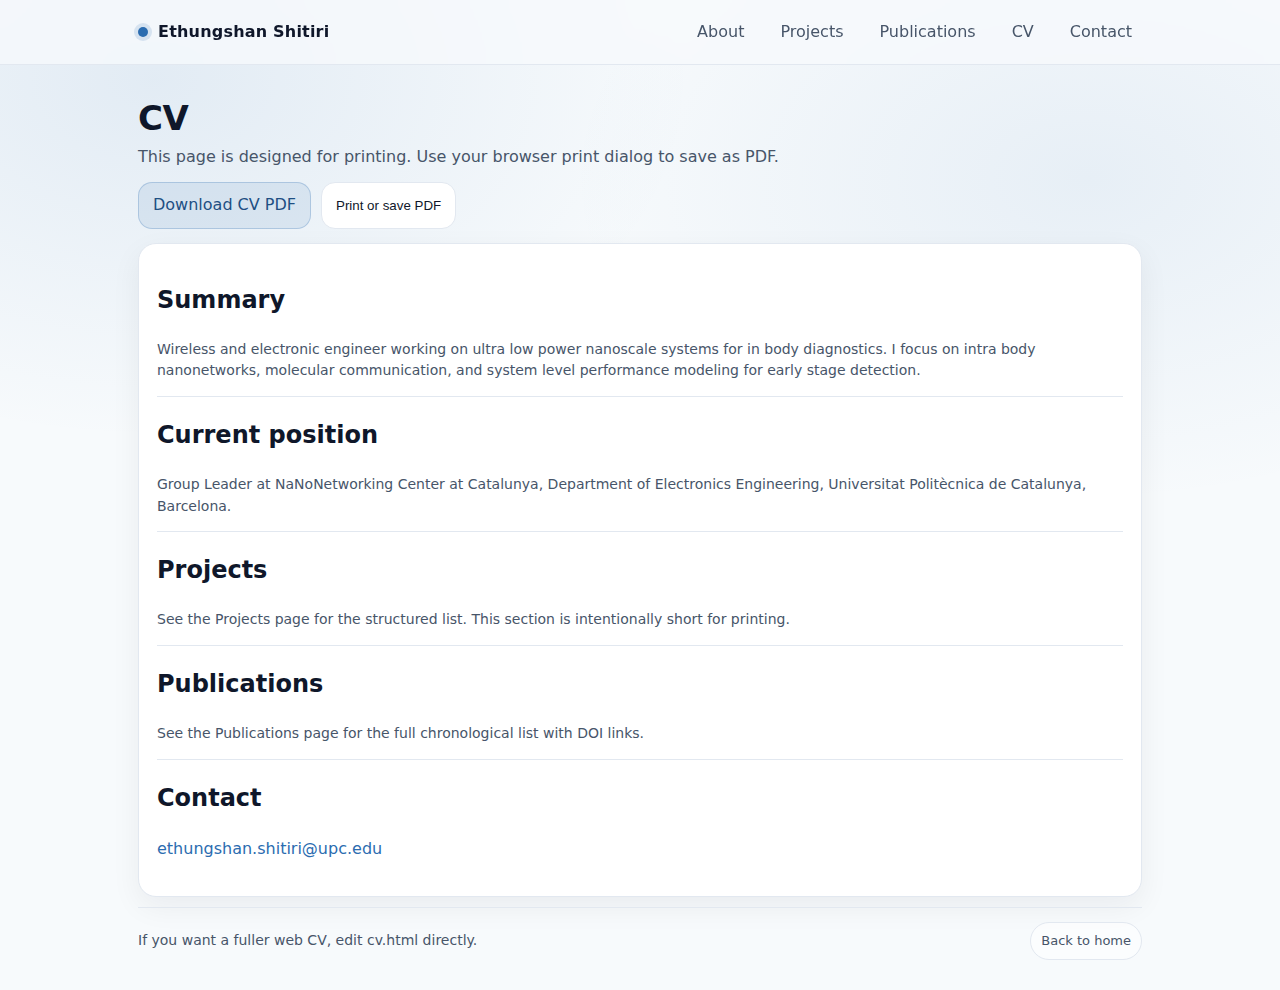
<file: cv.html>
<!doctype html>
<html lang="en">
<head>
  <meta charset="utf-8">
  <meta name="viewport" content="width=device-width, initial-scale=1">
  <title>CV | Ethungshan Shitiri</title>
  <meta name="description" content="Web CV for Ethungshan Shitiri">
  <link rel="stylesheet" href="assets/css/style.css">
  <link rel="stylesheet" href="assets/css/extra.css">
</head>
<body>
  <div class="topbar">
    <div class="container">
      <div class="nav">
        <div class="brand">
          <span class="dot" aria-hidden="true"></span>
          <span><a href="index.html" style="color:inherit; text-decoration:none">Ethungshan Shitiri</a></span>
        </div>
        <nav class="navlinks" aria-label="Primary">
          <a href="index.html#about">About</a>
          <a href="projects.html">Projects</a>
          <a href="publications.html">Publications</a>
          <a href="cv.html">CV</a>
          <a href="index.html#contact">Contact</a>
        </nav>
      </div>
    </div>
  </div>

  <main>
    <div class="container">
      <header class="pageHead">
        <h1>CV</h1>
        <p>This page is designed for printing. Use your browser print dialog to save as PDF.</p>
        <div class="printNote">
          <a class="btn primary" href="assets/files/Ethungshan_Shitiri_CV.pdf" download>Download CV PDF</a>
          <button class="btn" onclick="window.print()">Print or save PDF</button>
        </div>
      </header>

      <section class="card panel">
        <h2>Summary</h2>
        <p class="small">
          Wireless and electronic engineer working on ultra low power nanoscale systems for in body diagnostics.
          I focus on intra body nanonetworks, molecular communication, and system level performance modeling for early stage detection.
        </p>

        <hr class="sep">

        <h2>Current position</h2>
        <p class="small">
          Group Leader at NaNoNetworking Center at Catalunya, Department of Electronics Engineering, Universitat Politècnica de Catalunya, Barcelona.
        </p>

        <hr class="sep">

        <h2>Projects</h2>
        <p class="small">
          See the Projects page for the structured list. This section is intentionally short for printing.
        </p>

        <hr class="sep">

        <h2>Publications</h2>
        <p class="small">
          See the Publications page for the full chronological list with DOI links.
        </p>

        <hr class="sep">

        <h2>Contact</h2>
        <p><a data-email href="mailto:ethungshan.shitiri@upc.edu">ethungshan.shitiri@upc.edu</a></p>
      </section>

      <div class="footer" style="padding-top:10px">
        <div class="footerInner">
          <div class="small">If you want a fuller web CV, edit cv.html directly.</div>
          <div class="pill">
            <a href="index.html">Back to home</a>
          </div>
        </div>
      </div>
    </div>
  </main>

  <script src="assets/js/main.js"></script>
</body>
</html>
</file>
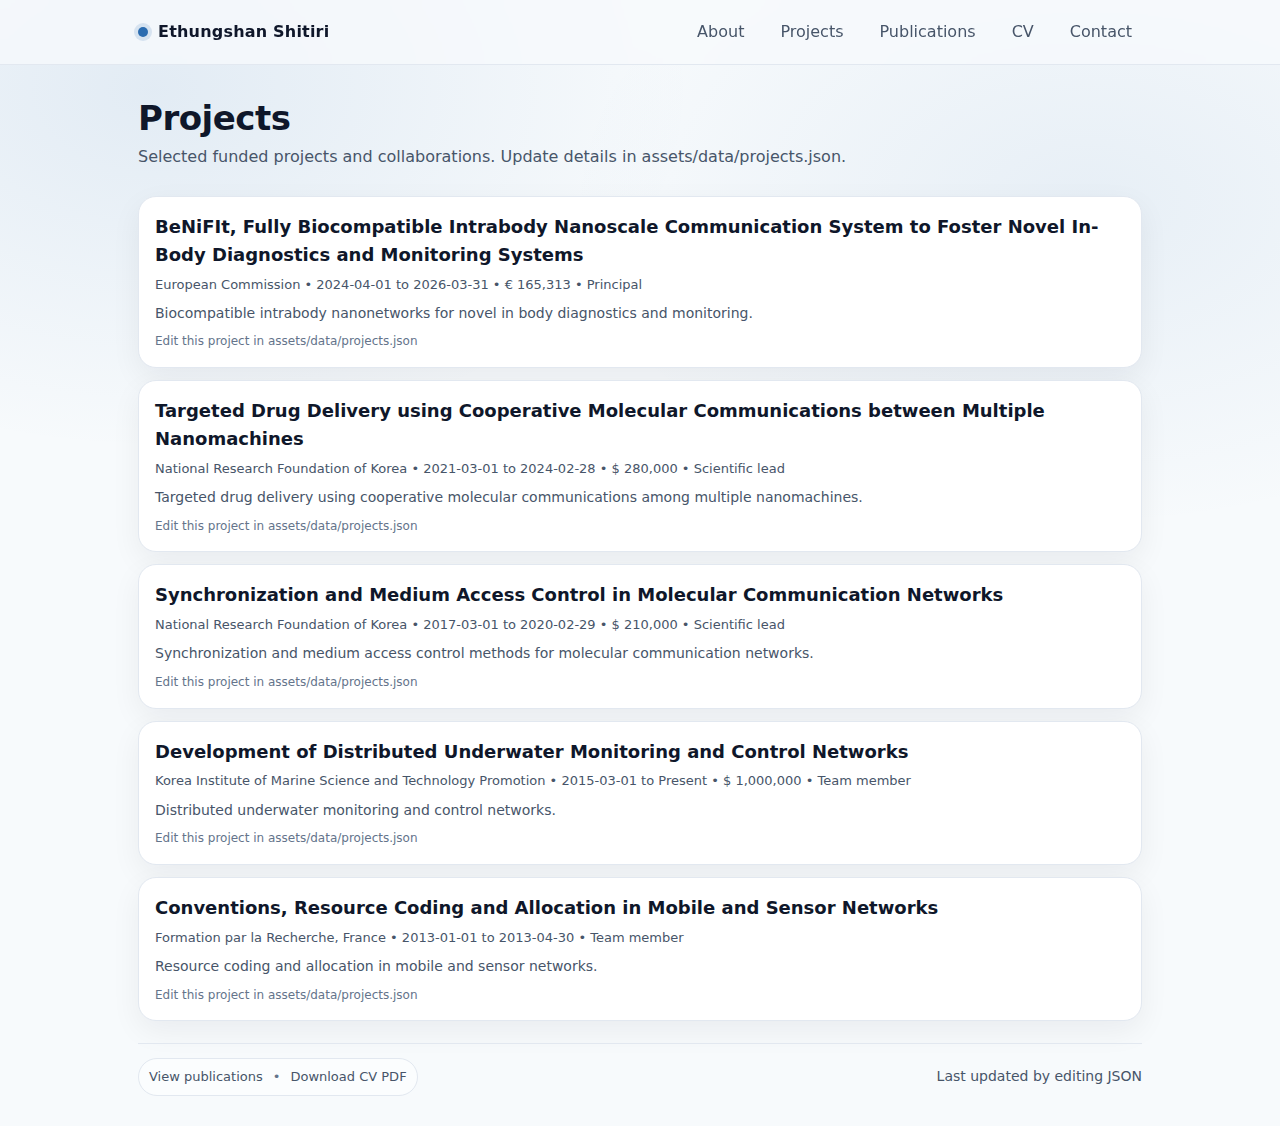
<file: projects.html>
<!doctype html>
<html lang="en">
<head>
  <meta charset="utf-8">
  <meta name="viewport" content="width=device-width, initial-scale=1">
  <title>Projects | Ethungshan Shitiri</title>
  <meta name="description" content="Projects of Ethungshan Shitiri">
  <link rel="stylesheet" href="assets/css/style.css">
  <link rel="stylesheet" href="assets/css/extra.css">
</head>
<body>
  <div class="topbar">
    <div class="container">
      <div class="nav">
        <div class="brand">
          <span class="dot" aria-hidden="true"></span>
          <span><a href="index.html" style="color:inherit; text-decoration:none">Ethungshan Shitiri</a></span>
        </div>
        <nav class="navlinks" aria-label="Primary">
          <a href="index.html#about">About</a>
          <a href="projects.html">Projects</a>
          <a href="publications.html">Publications</a>
          <a href="cv.html">CV</a>
          <a href="index.html#contact">Contact</a>
        </nav>
      </div>
    </div>
  </div>

  <main>
    <div class="container">
      <header class="pageHead">
        <h1>Projects</h1>
        <p>Selected funded projects and collaborations. Update details in assets/data/projects.json.</p>
      </header>

      <div id="projectList"></div>

      <div class="footer" style="padding-top:10px">
        <div class="footerInner">
          <div class="pill">
            <a href="publications.html">View publications</a>
            <span aria-hidden="true">•</span>
            <a href="assets/files/Ethungshan_Shitiri_CV.pdf" download>Download CV PDF</a>
          </div>
          <div class="small">Last updated by editing JSON</div>
        </div>
      </div>
    </div>
  </main>

  <script src="assets/js/main.js"></script>
  <script src="assets/js/projects.js"></script>
</body>
</html>
</file>
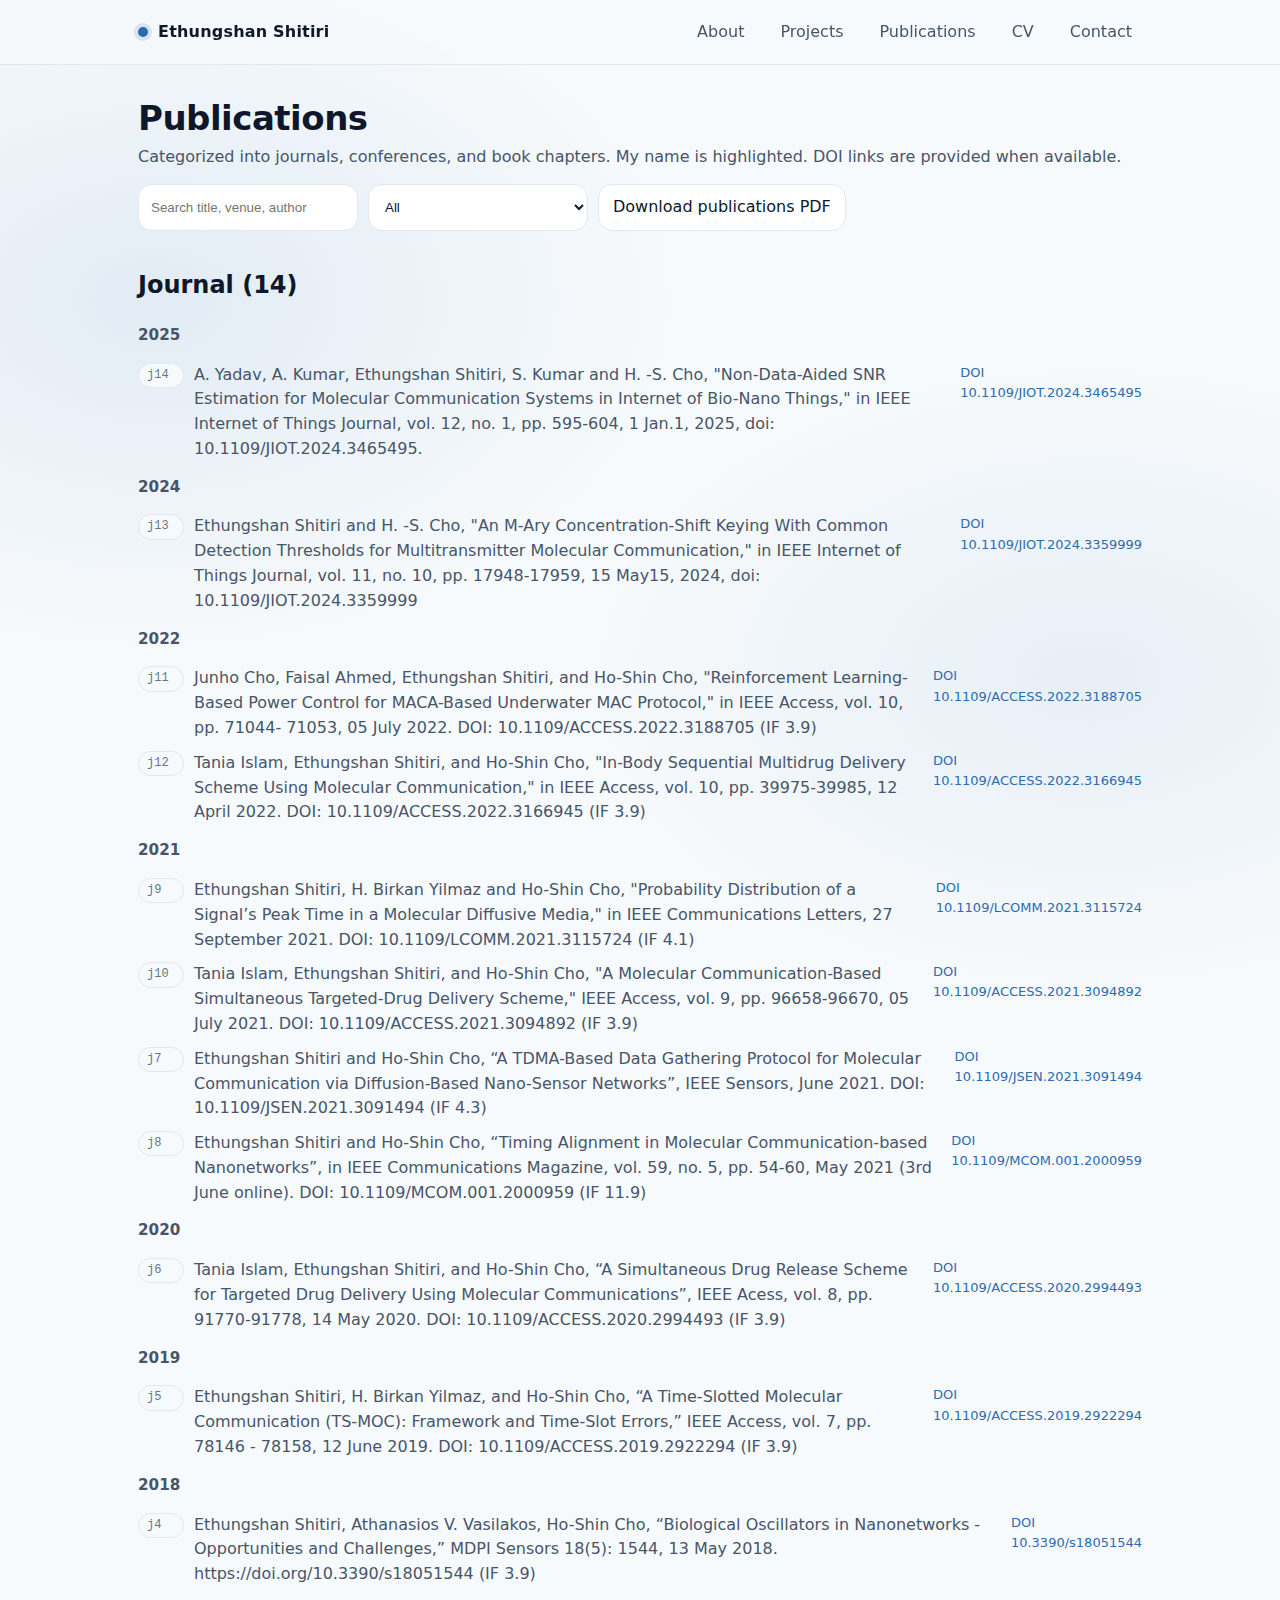
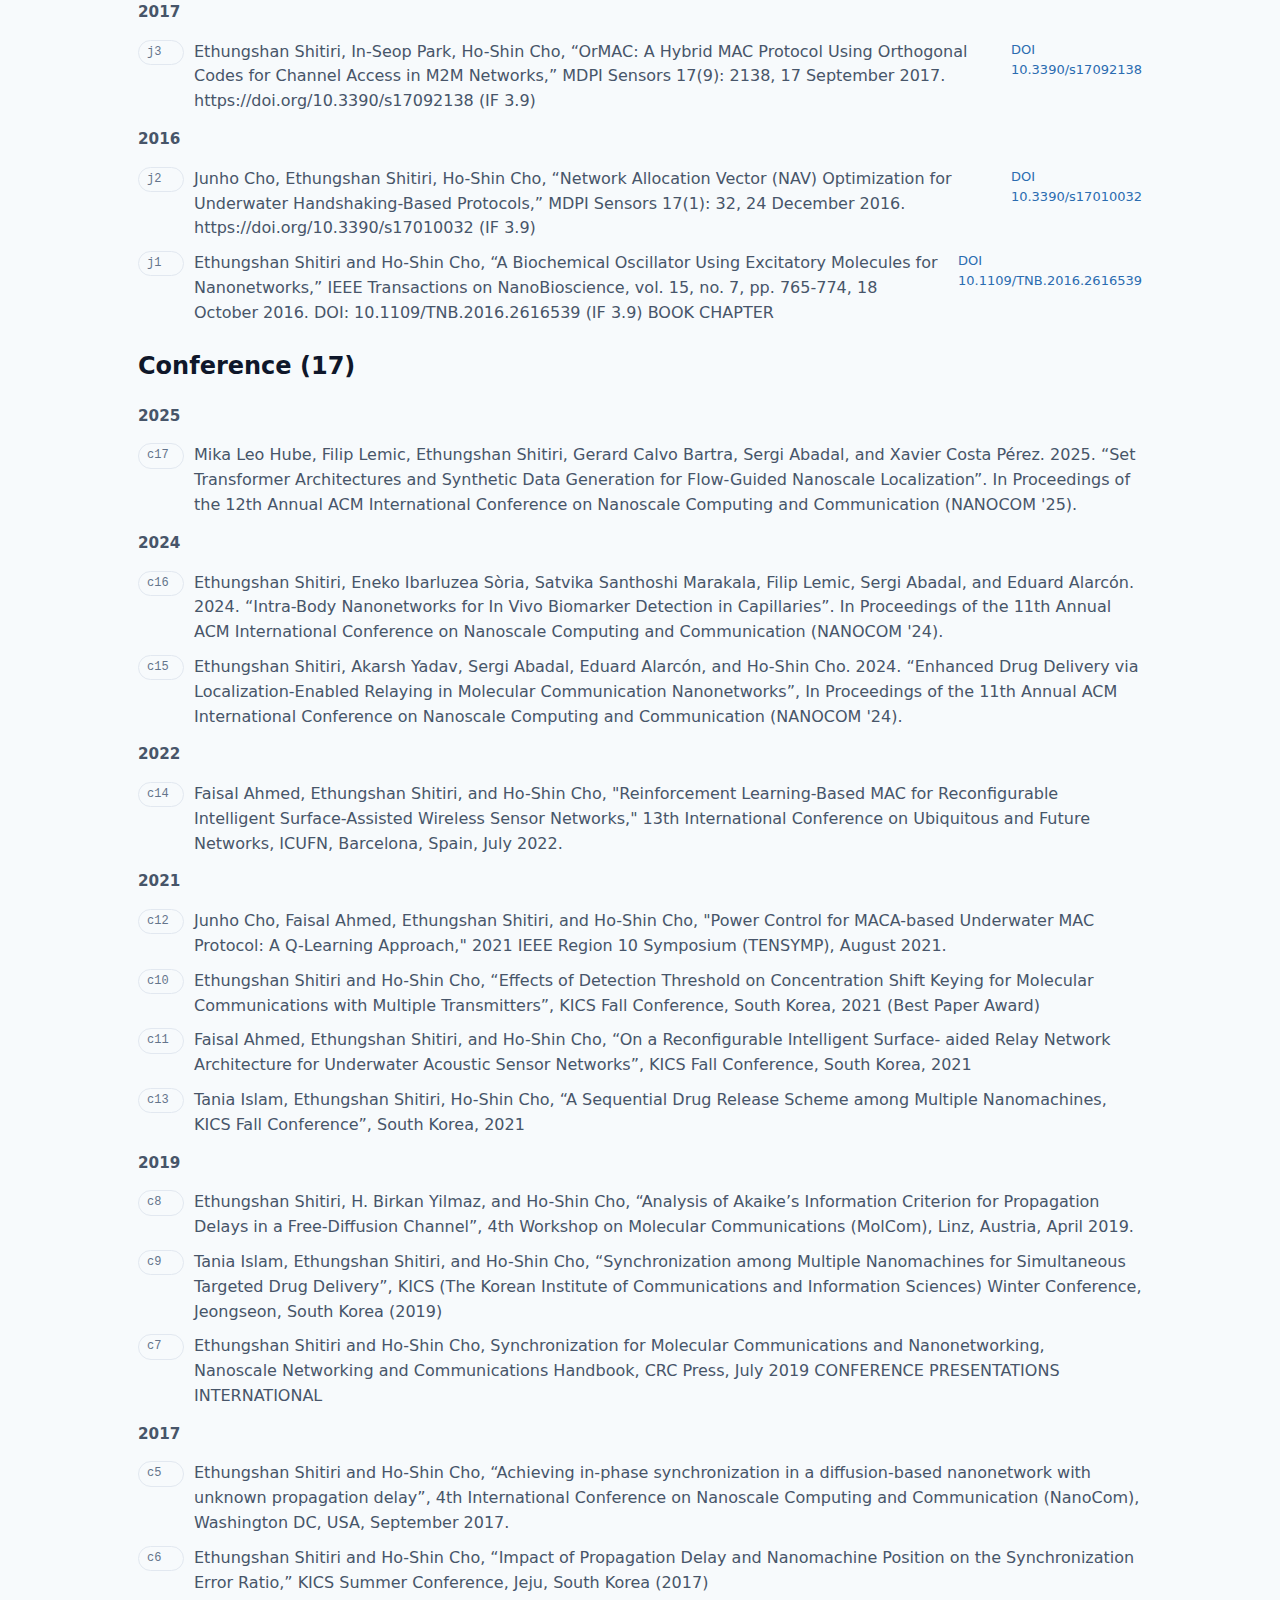
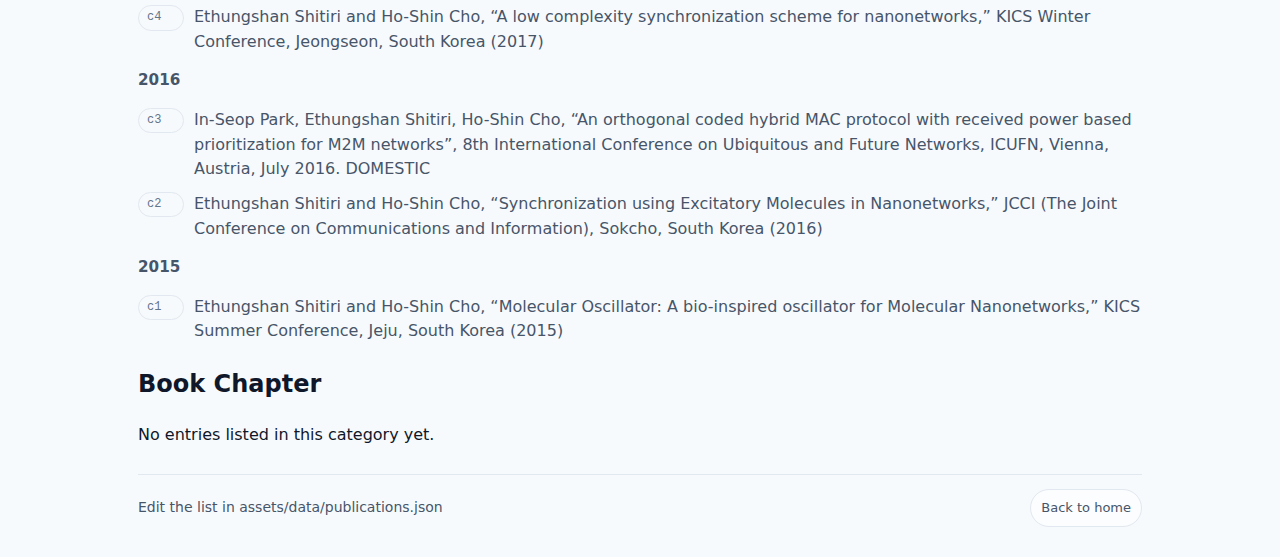
<file: publications.html>
<!doctype html>
<html lang="en">
<head>
  <meta charset="utf-8">
  <meta name="viewport" content="width=device-width, initial-scale=1">
  <title>Publications | Ethungshan Shitiri</title>
  <meta name="description" content="Publications of Ethungshan Shitiri">
  <link rel="stylesheet" href="assets/css/style.css">
  <link rel="stylesheet" href="assets/css/extra.css">
</head>
<body>
  <div class="topbar">
    <div class="container">
      <div class="nav">
        <div class="brand">
          <span class="dot" aria-hidden="true"></span>
          <span><a href="index.html" style="color:inherit; text-decoration:none">Ethungshan Shitiri</a></span>
        </div>
        <nav class="navlinks" aria-label="Primary">
          <a href="index.html#about">About</a>
          <a href="projects.html">Projects</a>
          <a href="publications.html">Publications</a>
          <a href="cv.html">CV</a>
          <a href="index.html#contact">Contact</a>
        </nav>
      </div>
    </div>
  </div>

  <main>
    <div class="container">
      <header class="pageHead">
        <h1>Publications</h1>
        <p>Categorized into journals, conferences, and book chapters. My name is highlighted. DOI links are provided when available.</p>

        <div class="toolbar">
          <input id="q" class="input" type="search" placeholder="Search title, venue, author">
          <select id="type" aria-label="Publication type">
            <option>All</option>
            <option>Journal</option>
            <option>Conference</option>
            <option>Book Chapter</option>
          </select>
          <a class="btn" href="assets/files/Ethungshan_Shitiri_Publications.pdf" download>Download publications PDF</a>
        </div>
      </header>

      <div id="pubList"></div>

      <div class="footer" style="padding-top:10px">
        <div class="footerInner">
          <div class="small">Edit the list in assets/data/publications.json</div>
          <div class="pill">
            <a href="index.html">Back to home</a>
          </div>
        </div>
      </div>
    </div>
  </main>

  <script src="assets/js/main.js"></script>
  <script src="assets/js/publications.js"></script>
</body>
</html>
</file>
<file: assets/css/style.css>
:root{
  --bg: #f7fafc;
  --panel: #ffffff;
  --text: #0f172a;
  --muted: #475569;
  --muted2: #64748b;
  --border: #e2e8f0;
  --accent: #2b6cb0;
  --accent2: #1e4f83;
  --shadow: 0 10px 30px rgba(15, 23, 42, 0.06);
  --radius: 18px;
  --maxw: 1040px;
}

*{box-sizing:border-box}
html{scroll-behavior:smooth}
body{
  margin:0;
  font-family: ui-sans-serif, system-ui, -apple-system, Segoe UI, Roboto, Helvetica, Arial, "Apple Color Emoji","Segoe UI Emoji";
  color:var(--text);
  background: radial-gradient(900px 600px at 12% 8%, rgba(43,108,176,0.10), transparent 60%),
              radial-gradient(800px 500px at 85% 18%, rgba(43,108,176,0.08), transparent 65%),
              var(--bg);
  line-height:1.55;
}

a{color:var(--accent); text-decoration:none}
a:hover{color:var(--accent2); text-decoration:underline}

.container{max-width:var(--maxw); margin:0 auto; padding:0 18px}
.topbar{
  position:sticky; top:0; z-index:20;
  backdrop-filter: blur(10px);
  background: rgba(247,250,252,0.75);
  border-bottom:1px solid var(--border);
}
.nav{
  display:flex; align-items:center; justify-content:space-between;
  height:64px;
}
.brand{
  display:flex; align-items:center; gap:10px;
  font-weight:650;
  letter-spacing:0.2px;
}
.brand .dot{
  width:10px; height:10px; border-radius:999px; background:var(--accent);
  box-shadow: 0 0 0 4px rgba(43,108,176,0.14);
}
.navlinks{display:flex; gap:16px; align-items:center; flex-wrap:wrap}
.navlinks a{
  color:var(--muted);
  padding:8px 10px;
  border-radius:12px;
}
.navlinks a:hover{background:rgba(43,108,176,0.08); color:var(--text); text-decoration:none}

.hero{
  padding:42px 0 22px;
}
.heroGrid{
  display:grid;
  grid-template-columns: 1.25fr 0.75fr;
  gap:22px;
  align-items:center;
}
.card{
  background:var(--panel);
  border:1px solid var(--border);
  border-radius:var(--radius);
  box-shadow: var(--shadow);
}
.heroCard{padding:26px}
.kicker{
  color:var(--muted2);
  font-size:14px;
  letter-spacing:0.2px;
  margin-bottom:10px;
}
h1{
  margin:0 0 10px;
  font-size:42px;
  line-height:1.12;
  letter-spacing:-0.5px;
}
.tagline{
  margin:0 0 14px;
  font-size:18px;
  color:var(--muted);
}
.actions{display:flex; gap:10px; flex-wrap:wrap; margin-top:16px}
.btn{
  display:inline-flex; align-items:center; gap:8px;
  padding:10px 14px;
  border-radius:14px;
  border:1px solid var(--border);
  background:var(--panel);
  color:var(--text);
  text-decoration:none;
}
.btn.primary{
  background:rgba(43,108,176,0.10);
  border-color: rgba(43,108,176,0.25);
  color: var(--accent2);
}
.btn:hover{text-decoration:none; transform: translateY(-1px)}
.btn:active{transform: translateY(0)}

.profileCard{padding:16px; display:flex; flex-direction:column; gap:12px}
.profileImg{
  width:100%;
  aspect-ratio:1/1;
  border-radius:16px;
  overflow:hidden;
  border:1px solid var(--border);
  background:#e2e8f0;
}
.profileImg img{width:100%; height:100%; object-fit:cover; display:block}
.miniRow{display:flex; gap:10px; align-items:center; justify-content:space-between}
.miniRow img{height:28px; width:auto; opacity:0.85}
.miniNote{
  color:var(--muted2);
  font-size:13px;
}

.section{
  padding:26px 0;
}
.section h2{
  margin:0 0 12px;
  font-size:22px;
  letter-spacing:-0.2px;
}
.grid2{
  display:grid;
  grid-template-columns: 1fr 1fr;
  gap:14px;
}
.panel{padding:18px}
.small{font-size:14px; color:var(--muted)}
.badge{
  display:inline-flex;
  align-items:center;
  gap:8px;
  font-size:13px;
  color:var(--muted);
  padding:6px 10px;
  border-radius:999px;
  border:1px solid var(--border);
  background: rgba(226,232,240,0.35);
}
.list{
  margin:10px 0 0;
  padding-left:18px;
  color:var(--muted);
}
hr.sep{
  border:0;
  height:1px;
  background:var(--border);
  margin:14px 0;
}

.newsItem{
  padding:14px 0;
  border-top:1px solid var(--border);
}
.newsItem:first-child{border-top:0}
.newsDate{font-size:12px; color:var(--muted2); margin-bottom:4px}
.newsTitle{font-weight:650; margin:0}
.newsDetail{margin:6px 0 0; color:var(--muted)}

.footer{
  padding:22px 0 30px;
  color:var(--muted2);
  font-size:13px;
}
.footerInner{
  display:flex; gap:14px; align-items:center; justify-content:space-between; flex-wrap:wrap;
  border-top:1px solid var(--border);
  padding-top:14px;
}
.pill{
  display:inline-flex; align-items:center; gap:10px;
  padding:8px 10px;
  border:1px solid var(--border);
  border-radius:999px;
  background:rgba(255,255,255,0.55);
}
.pill a{color:var(--muted)}
.pill a:hover{color:var(--text); text-decoration:none}

@media (max-width: 880px){
  .heroGrid{grid-template-columns:1fr}
  h1{font-size:36px}
  .grid2{grid-template-columns:1fr}
}
</file>
<file: assets/css/extra.css>
.pageHead{padding:34px 0 14px}
.pageHead h1{font-size:34px; margin:0 0 8px}
.pageHead p{margin:0; color:var(--muted)}
.toolbar{
  display:flex; gap:10px; flex-wrap:wrap;
  margin-top:14px;
}
.input, select{
  padding:10px 12px;
  border-radius:14px;
  border:1px solid var(--border);
  background:var(--panel);
  color:var(--text);
  min-width: 220px;
}
.pubYear{margin:18px 0}
.pubYear h2{margin:0 0 10px}
.pubOl{
  margin:0;
  padding-left: 0;
  list-style: none;
  color:var(--muted);
}
.pubOl li{
  margin:10px 0;
  display:flex;
  gap:10px;
  align-items:flex-start;
}
.pubId{
  flex:0 0 auto;
  min-width: 46px;
  padding: 2px 8px;
  border-radius: 999px;
  border: 1px solid var(--border);
  background: var(--bg);
  color: var(--muted2);
  font-size: 12px;
  line-height: 1.6;
  font-family: ui-monospace, SFMono-Regular, Menlo, Monaco, Consolas, "Liberation Mono", "Courier New", monospace;
}

.pubOl .doi{margin-left:8px; font-size:13px}
.authorName{white-space:nowrap; color:var(--accent2); font-weight:700}
.venueLink{font-weight:600}
.proj{padding:16px; border:1px solid var(--border); border-radius:var(--radius); background:var(--panel); box-shadow: var(--shadow); margin:12px 0}
.proj h3{margin:0 0 6px; font-size:18px}
.projMeta{color:var(--muted); font-size:13px}
.projSmall{color:var(--muted2); font-size:12px; margin-top:8px}
.printNote{display:flex; gap:10px; flex-wrap:wrap; margin-top:12px}
@media print{
  .topbar, .actions, .printNote, .footer{display:none !important}
  body{background:#fff}
  .card{box-shadow:none}
  a{text-decoration:none}
}


/* Publications categorized layout */
.pubType{ margin-top: 22px; }
.pubYearHead{ margin-top: 14px; font-size: 0.95rem; color: var(--muted); }
</file>
